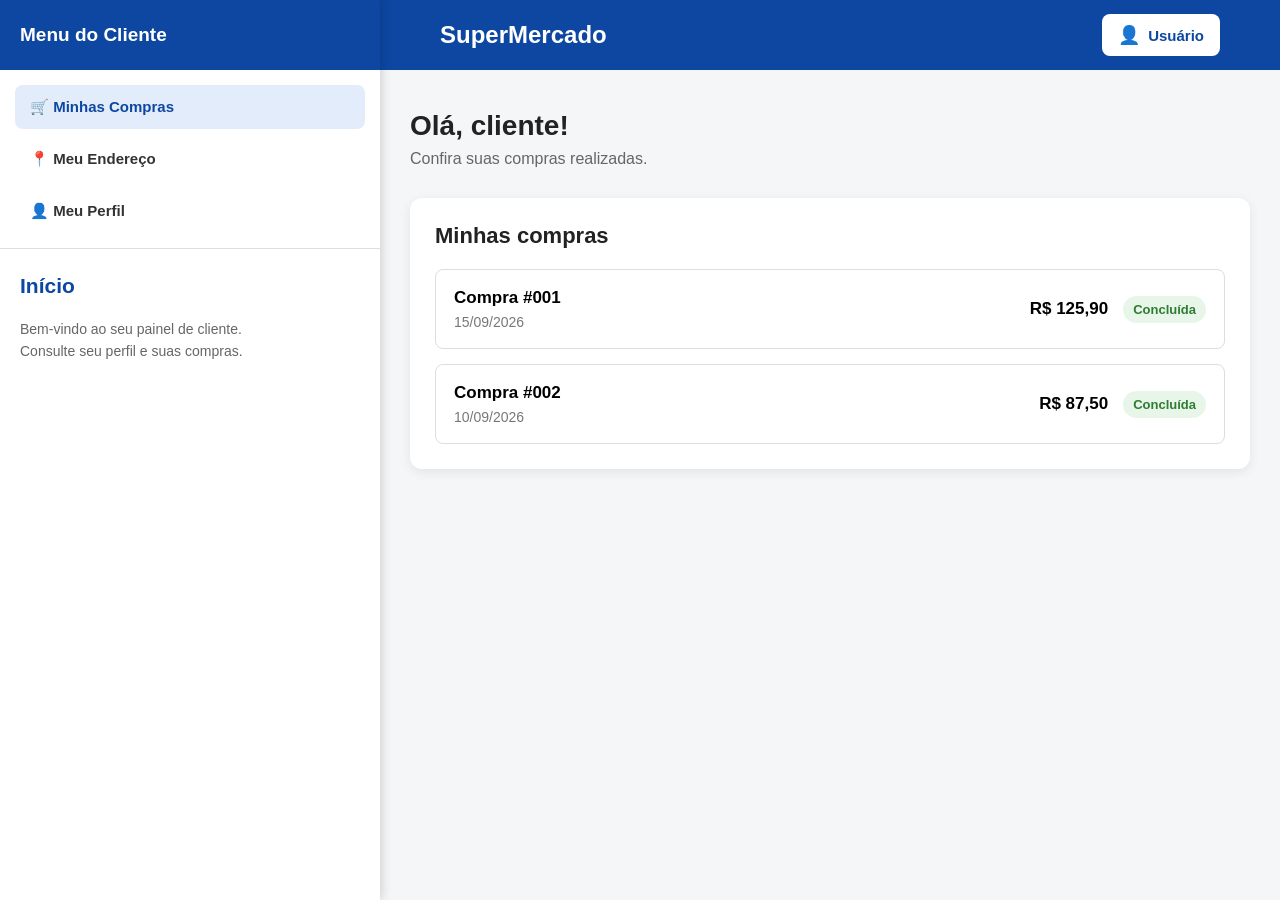
<file: index.html>
<!DOCTYPE html>
<html lang="pt-BR">

<head>
    <meta charset="UTF-8">
    <meta name="viewport" content="width=device-width, initial-scale=1.0">

    <title>Supermercado - Início</title>

    <link rel="stylesheet" href="../style/index.css">
</head>

<body>

    <!-- CABEÇALHO -->

    <header class="cabecalho">

        <div class="logo">
            <h1>SuperMercado</h1>
        </div>

        <button class="botao-usuario" id="botaoUsuario">

            <span class="icone-usuario">👤</span>

            <span>Usuário</span>

        </button>

    </header>


    <!-- BARRA LATERAL -->

    <aside class="barra-lateral" id="barraLateral">

        <div class="topo-lateral">

            <h2>Menu do Cliente</h2>

            <button id="fecharMenu" class="fechar-menu"></button>

        </div>


        <!-- MENU -->

        <nav class="menu-navegacao">

            <button class="item-menu ativo" id="botaoInicio">
                🛒 Minhas Compras
            </button>

            <button class="item-menu" id="botaoEndereco">
                📍 Meu Endereço
            </button>

            <button class="item-menu" id="botaoPerfil">
                👤 Meu Perfil
            </button>

        </nav>


        <!-- CONTEÚDO DA BARRA LATERAL -->

        <div class="conteudo-lateral" id="conteudoLateral">

            <!-- PAINEL INÍCIO -->

            <div class="painel-inicio">

                <h2>Início</h2>

                <p>
                    Bem-vindo ao seu painel de cliente.
                </p>

                <p>
                    Consulte seu perfil e suas compras.
                </p>

            </div>

        </div>

    </aside>


    <!-- CONTEÚDO PRINCIPAL -->

    <main class="conteudo">


        <!-- TELA INÍCIO -->

        <section
            class="tela-central"
            id="telaInicio"
        >

            <div class="boas-vindas">

                <h2>
                    Olá, cliente!
                </h2>

                <p>
                    Confira suas compras realizadas.
                </p>

            </div>


            <!-- COMPRAS -->

            <section class="compras">

                <div class="titulo-compras">

                    <h2>
                        Minhas compras
                    </h2>

                </div>


                <div
                    id="listaCompras"
                    class="lista-compras"
                >


                    <!-- COMPRA 001 -->

                    <button
                        class="compra"
                        data-pedido="001"
                    >

                        <div>

                            <h3>
                                Compra #001
                            </h3>

                            <p>
                                15/09/2026
                            </p>

                        </div>


                        <div class="informacoes-compra">

                            <strong>
                                R$ 125,90
                            </strong>

                            <span class="status">
                                Concluída
                            </span>

                        </div>

                    </button>


                    <!-- COMPRA 002 -->

                    <button
                        class="compra"
                        data-pedido="002"
                    >

                        <div>

                            <h3>
                                Compra #002
                            </h3>

                            <p>
                                10/09/2026
                            </p>

                        </div>


                        <div class="informacoes-compra">

                            <strong>
                                R$ 87,50
                            </strong>

                            <span class="status">
                                Concluída
                            </span>

                        </div>

                    </button>

                </div>

            </section>

        </section>


        <!-- TELA PERFIL -->

        <section
            class="tela-central tela-perfil"
            id="telaPerfil"
        >

            <div class="cabecalho-tela">

                <h2>
                    Meu Perfil
                </h2>

                <p>
                    Visualize e altere suas informações pessoais.
                </p>

            </div>


            <div class="card-perfil">

                <form id="formPerfilCentral">

                    <label for="nomeClienteCentral">
                        Nome
                    </label>

                    <input
                        type="text"
                        id="nomeClienteCentral"
                        placeholder="Digite seu nome"
                    >


                    <label for="emailClienteCentral">
                        E-mail
                    </label>

                    <input
                        type="email"
                        id="emailClienteCentral"
                        placeholder="Digite seu e-mail"
                    >


                    <label for="telefoneClienteCentral">
                        Telefone
                    </label>

                    <input
                        type="text"
                        id="telefoneClienteCentral"
                        placeholder="Digite seu telefone"
                    >


                    <label for="senhaClienteCentral">
                        Senha
                    </label>

                    <input
                        type="password"
                        id="senhaClienteCentral"
                        placeholder="Digite sua senha"
                    >


                    <button
                        type="submit"
                        class="botao-salvar"
                    >
                        Salvar
                    </button>

                </form>

            </div>

        </section>


        <!-- TELA ENDEREÇO -->

        <section
            class="tela-central tela-endereco"
            id="telaEndereco"
        >

            <div class="cabecalho-tela">

                <h2>
                    Meu Endereço
                </h2>

                <p>
                    Visualize e altere seu endereço cadastrado.
                </p>

            </div>


            <div class="card-endereco">

                <form id="formEndereco">

                    <label for="cepCliente">
                        CEP
                    </label>

                    <input
                        type="text"
                        id="cepCliente"
                        placeholder="Digite seu CEP"
                    >


                    <label for="ruaCliente">
                        Rua
                    </label>

                    <input
                        type="text"
                        id="ruaCliente"
                        placeholder="Digite sua rua"
                    >


                    <label for="numeroCliente">
                        Número
                    </label>

                    <input
                        type="text"
                        id="numeroCliente"
                        placeholder="Digite o número"
                    >


                    <label for="complementoCliente">
                        Complemento
                    </label>

                    <input
                        type="text"
                        id="complementoCliente"
                        placeholder="Apartamento, casa, bloco..."
                    >


                    <label for="bairroCliente">
                        Bairro
                    </label>

                    <input
                        type="text"
                        id="bairroCliente"
                        placeholder="Digite seu bairro"
                    >


                    <label for="cidadeCliente">
                        Cidade
                    </label>

                    <input
                        type="text"
                        id="cidadeCliente"
                        placeholder="Digite sua cidade"
                    >


                    <label for="estadoCliente">
                        Estado
                    </label>

                    <input
                        type="text"
                        id="estadoCliente"
                        placeholder="Digite seu estado"
                    >


                    <button
                        type="submit"
                        class="botao-salvar"
                    >
                        Salvar endereço
                    </button>

                </form>

            </div>

        </section>


        <!-- TELA DETALHES DO PEDIDO -->

        <section
            class="tela-central"
            id="telaDetalhes"
        >

            <button
                class="botao-voltar"
                id="voltartelaInicio"
            >
                ← Voltar para Minhas Compras
            </button>


            <div class="cabecalho-tela">

                <h2>
                    Detalhes do pedido
                </h2>

            </div>


            <div id="detalhesPedido">

                <!-- ÁREA DE ACOMPANHAMENTO DA ENTREGA -->

                <div class="area-acompanhar-entrega">

                    <div class="card-acompanhar-entrega">

                        <div class="icone-entrega">
                            🚚
                        </div>

                        <div class="informacoes-entrega">

                            <h3>
                                Acompanhar entrega
                            </h3>

                            <p>
                                Seu pedido está a caminho.
                            </p>

                        </div>

                        <button
                            type="button"
                            class="botao-visualizar-entrega"
                            onclick="window.location.href='acompanhar_entrega.html'"
                        >
                            Visualizar entrega
                        </button>

                    </div>

                </div>

            </div>

        </section>

    </main>


    <!-- JAVASCRIPT -->

    <script src="../js/index.js"></script>

</body>

</html>
</file>
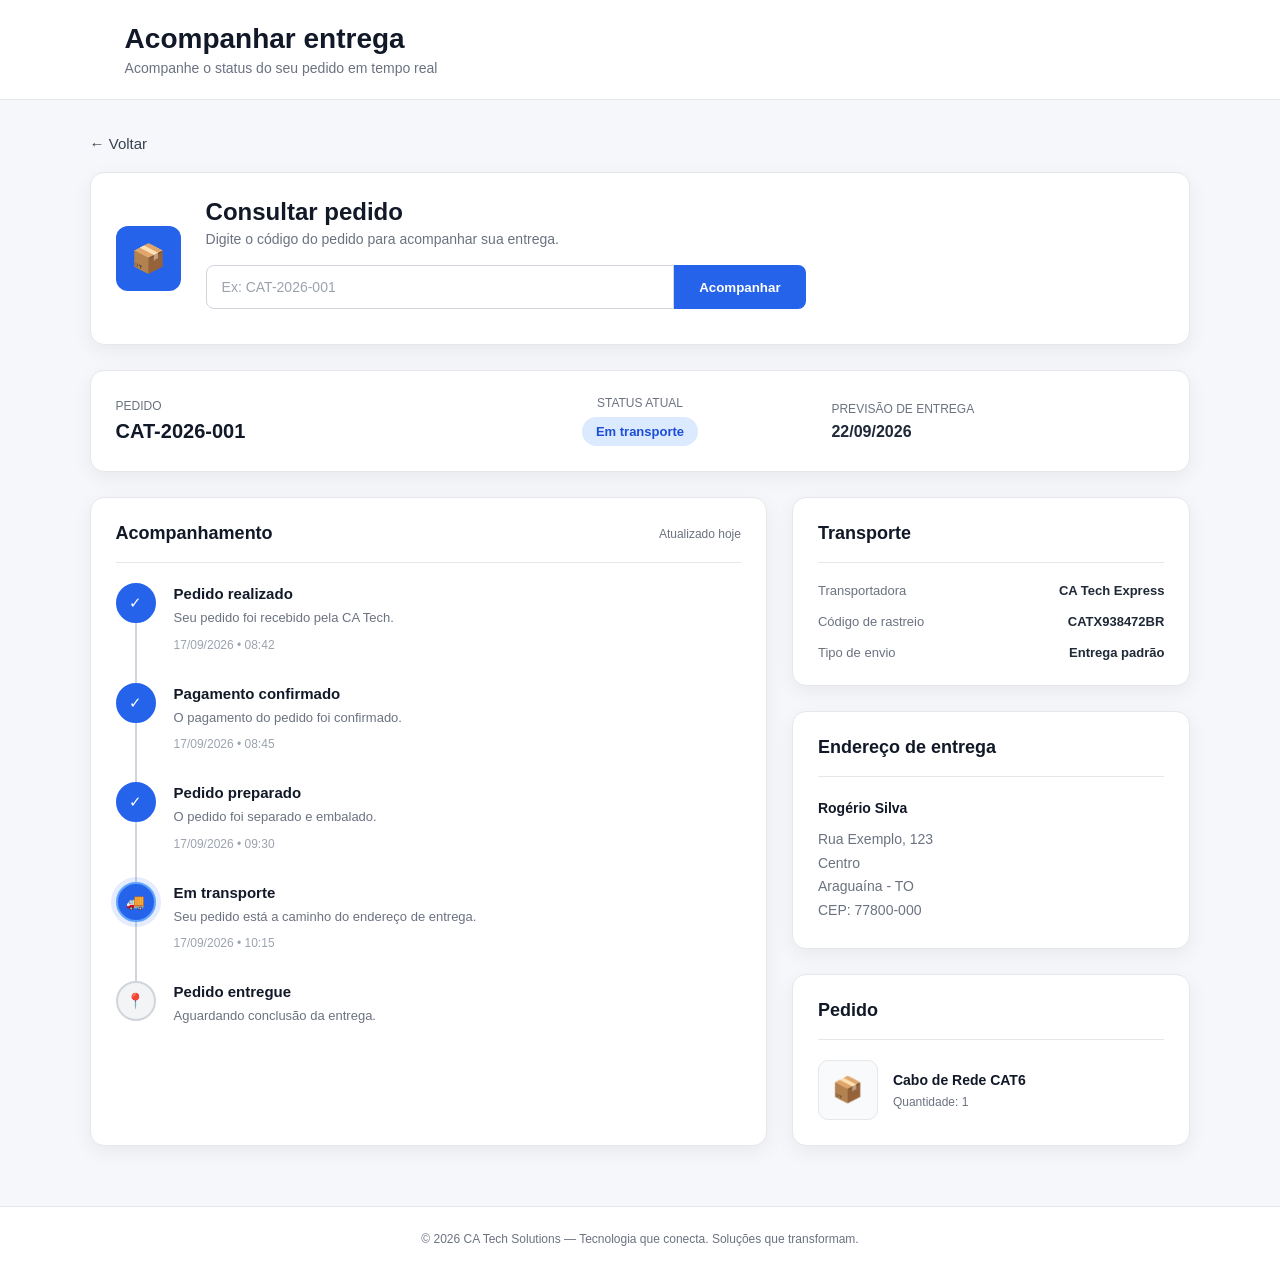
<file: pages/acompanhar_entrega.html>
<!DOCTYPE html>
<html lang="pt-BR">

<head>
    <meta charset="UTF-8">
    <meta name="viewport" content="width=device-width, initial-scale=1.0">

    <title>Acompanhar Entrega - CA Tech</title>

    <link rel="stylesheet" href="../style/acompanhar_entrega.css">
</head>

<body>

    <!-- =========================
         CABEÇALHO
    ========================== -->
    <header class="cabecalho">

        <div class="logo-area">
           
        </div>

        <div class="titulo-area">
            <h1>Acompanhar entrega</h1>
            <p>Acompanhe o status do seu pedido em tempo real</p>
        </div>

    </header>


    <!-- =========================
         CONTEÚDO PRINCIPAL
    ========================== -->
    <main class="container">

        <!-- BOTÃO VOLTAR -->
        <button class="btn-voltar" onclick="voltarPagina()">
            ← Voltar
        </button>


        <!-- =========================
             BUSCA DO PEDIDO
        ========================== -->
        <section class="card busca-pedido">

            <div class="icone-pedido">
                📦
            </div>

            <div class="busca-conteudo">

                <h2>Consultar pedido</h2>

                <p>
                    Digite o código do pedido para acompanhar sua entrega.
                </p>

                <div class="campo-busca">

                    <input
                        type="text"
                        id="codigoPedido"
                        placeholder="Ex: CAT-2026-001"
                        autocomplete="off"
                    >

                    <button onclick="consultarPedido()">
                        Acompanhar
                    </button>

                </div>

                <span id="mensagemBusca"></span>

            </div>

        </section>


        <!-- =========================
             INFORMAÇÕES DO PEDIDO
        ========================== -->
        <section id="areaPedido" class="pedido-area">

            <!-- CABEÇALHO DO PEDIDO -->
            <div class="card resumo-pedido">

                <div>
                    <span class="label">Pedido</span>
                    <h2 id="numeroPedido">CAT-2026-001</h2>
                </div>

                <div class="status-atual">

                    <span class="label">Status atual</span>

                    <span
                        id="statusPedido"
                        class="status entregue">
                        Em transporte
                    </span>

                </div>

                <div>
                    <span class="label">Previsão de entrega</span>
                    <strong id="previsaoEntrega">
                        22/09/2026
                    </strong>
                </div>

            </div>


            <!-- =========================
                 GRID PRINCIPAL
            ========================== -->
            <div class="grid-entrega">


                <!-- =========================
                     LINHA DO TEMPO
                ========================== -->
                <div class="card timeline-card">

                    <div class="card-titulo">
                        <h2>Acompanhamento</h2>

                        <span id="ultimaAtualizacao">
                            Atualizado hoje
                        </span>
                    </div>


                    <div class="timeline">


                        <!-- PEDIDO REALIZADO -->
                        <div class="timeline-item concluido">

                            <div class="timeline-icon">
                                ✓
                            </div>

                            <div class="timeline-info">

                                <h3>Pedido realizado</h3>

                                <p>
                                    Seu pedido foi recebido pela CA Tech.
                                </p>

                                <span>
                                    17/09/2026 • 08:42
                                </span>

                            </div>

                        </div>


                        <!-- PAGAMENTO -->
                        <div class="timeline-item concluido">

                            <div class="timeline-icon">
                                ✓
                            </div>

                            <div class="timeline-info">

                                <h3>Pagamento confirmado</h3>

                                <p>
                                    O pagamento do pedido foi confirmado.
                                </p>

                                <span>
                                    17/09/2026 • 08:45
                                </span>

                            </div>

                        </div>


                        <!-- PREPARAÇÃO -->
                        <div class="timeline-item concluido">

                            <div class="timeline-icon">
                                ✓
                            </div>

                            <div class="timeline-info">

                                <h3>Pedido preparado</h3>

                                <p>
                                    O pedido foi separado e embalado.
                                </p>

                                <span>
                                    17/09/2026 • 09:30
                                </span>

                            </div>

                        </div>


                        <!-- TRANSPORTE -->
                        <div class="timeline-item ativo">

                            <div class="timeline-icon">
                                🚚
                            </div>

                            <div class="timeline-info">

                                <h3>Em transporte</h3>

                                <p>
                                    Seu pedido está a caminho do endereço de entrega.
                                </p>

                                <span>
                                    17/09/2026 • 10:15
                                </span>

                            </div>

                        </div>


                        <!-- ENTREGA -->
                        <div class="timeline-item">

                            <div class="timeline-icon">
                                📍
                            </div>

                            <div class="timeline-info">

                                <h3>Pedido entregue</h3>

                                <p>
                                    Aguardando conclusão da entrega.
                                </p>

                            </div>

                        </div>

                    </div>

                </div>


                <!-- =========================
                     LATERAL
                ========================== -->
                <div class="coluna-lateral">


                    <!-- TRANSPORTADORA -->
                    <div class="card transporte-card">

                        <div class="card-titulo">
                            <h2>Transporte</h2>
                        </div>

                        <div class="transporte-info">

                            <div class="info-linha">
                                <span>Transportadora</span>
                                <strong id="transportadora">
                                    CA Tech Express
                                </strong>
                            </div>

                            <div class="info-linha">
                                <span>Código de rastreio</span>
                                <strong id="codigoRastreio">
                                    CATX938472BR
                                </strong>
                            </div>

                            <div class="info-linha">
                                <span>Tipo de envio</span>
                                <strong id="tipoEnvio">
                                    Entrega padrão
                                </strong>
                            </div>

                        </div>

                    </div>


                    <!-- ENDEREÇO -->
                    <div class="card endereco-card">

                        <div class="card-titulo">
                            <h2>Endereço de entrega</h2>
                        </div>

                        <div class="endereco">

                            <strong id="nomeDestinatario">
                                Rogério Silva
                            </strong>

                            <p id="enderecoRua">
                                Rua Exemplo, 123
                            </p>

                            <p id="enderecoBairro">
                                Centro
                            </p>

                            <p id="enderecoCidade">
                                Araguaína - TO
                            </p>

                            <p id="enderecoCep">
                                CEP: 77800-000
                            </p>

                        </div>

                    </div>


                    <!-- PRODUTO -->
                    <div class="card produto-card">

                        <div class="card-titulo">
                            <h2>Pedido</h2>
                        </div>

                        <div class="produto">

                            <div class="produto-imagem">
                                📦
                            </div>

                            <div>

                                <strong id="nomeProduto">
                                    Cabo de Rede CAT6
                                </strong>

                                <p id="quantidadeProduto">
                                    Quantidade: 1
                                </p>

                            </div>

                        </div>

                    </div>

                </div>

            </div>

        </section>

    </main>


    <!-- =========================
         RODAPÉ
    ========================== -->
    <footer class="rodape">

        <p>
            © 2026 CA Tech Solutions — Tecnologia que conecta. Soluções que transformam.
        </p>

    </footer>


    <script src="../js/acompanhar_entrega.js"></script>

</body>

</html>
</file>
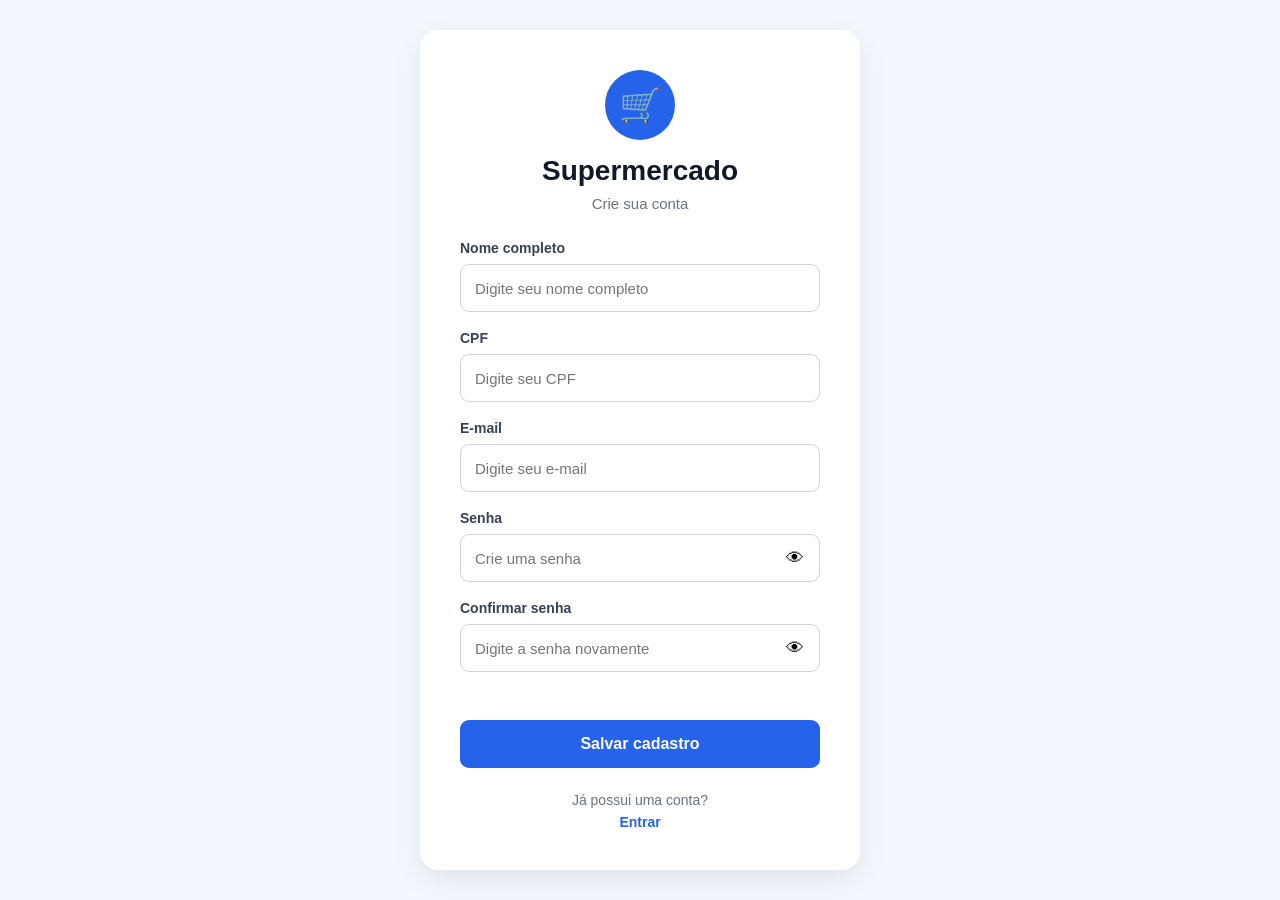
<file: pages/cadastro_cliente.html>
<!DOCTYPE html>
<html lang="pt-BR">

<head>
    <meta charset="UTF-8">
    <meta name="viewport" content="width=device-width, initial-scale=1.0">

    <title>Cadastro do Cliente - Supermercado</title>

    <link rel="stylesheet" href="../style/cadastro_cliente.css">
</head>

<body>

    <main class="cadastro-container">

        <section class="cadastro-card">

            <div class="logo">
                🛒
            </div>

            <h1>Supermercado</h1>

            <p class="subtitulo">
                Crie sua conta
            </p>

            <form id="cadastroForm">

                <!-- NOME -->
                <div class="campo">

                    <label for="nome">
                        Nome completo
                    </label>

                    <input
                        type="text"
                        id="nome"
                        name="nome"
                        placeholder="Digite seu nome completo"
                        autocomplete="name"
                        required
                    >

                </div>
                <!-- CPF -->
                <div class="campo">

                    <label for="cpf">
                        CPF
                    </label>

                    <input
                        type="text"
                        id="cpf"
                        name="cpf"
                        placeholder="Digite seu CPF"
                        autocomplete="off"
                        required
                    >

                </div>


                <!-- E-MAIL -->
                <div class="campo">

                    <label for="email">
                        E-mail
                    </label>

                    <input
                        type="email"
                        id="email"
                        name="email"
                        placeholder="Digite seu e-mail"
                        autocomplete="email"
                        required
                    >

                </div>

                <!-- SENHA -->
                <div class="campo">

                    <label for="senha">
                        Senha
                    </label>

                    <div class="senha-container">

                        <input
                            type="password"
                            id="senha"
                            name="senha"
                            placeholder="Crie uma senha"
                            autocomplete="new-password"
                            required
                        >

                        <button
                            type="button"
                            id="mostrarSenha"
                            class="mostrar-senha"
                            aria-label="Mostrar senha"
                        >
                            👁
                        </button>

                    </div>

                </div>

                <!-- CONFIRMAR SENHA -->
                <div class="campo">

                    <label for="confirmarSenha">
                        Confirmar senha
                    </label>

                    <div class="senha-container">

                        <input
                            type="password"
                            id="confirmarSenha"
                            name="confirmarSenha"
                            placeholder="Digite a senha novamente"
                            autocomplete="new-password"
                            required
                        >

                        <button
                            type="button"
                            id="mostrarConfirmarSenha"
                            class="mostrar-senha"
                            aria-label="Mostrar confirmação da senha"
                        >
                            👁
                        </button>

                    </div>

                </div>

                <div id="mensagem" class="mensagem"></div>

                <!-- SALVAR -->
                <button
                    type="submit"
                    class="btn-cadastrar"
                >
                    Salvar cadastro
                </button>

            </form>

            <div class="login-link">

                <span>Já possui uma conta?</span>

                <a href="../pages/login_cliente.html">
                    Entrar
                </a>

            </div>

        </section>

    </main>

    <script src="../js/cadastro_cliente.js"></script>

</body>

</html>
</file>
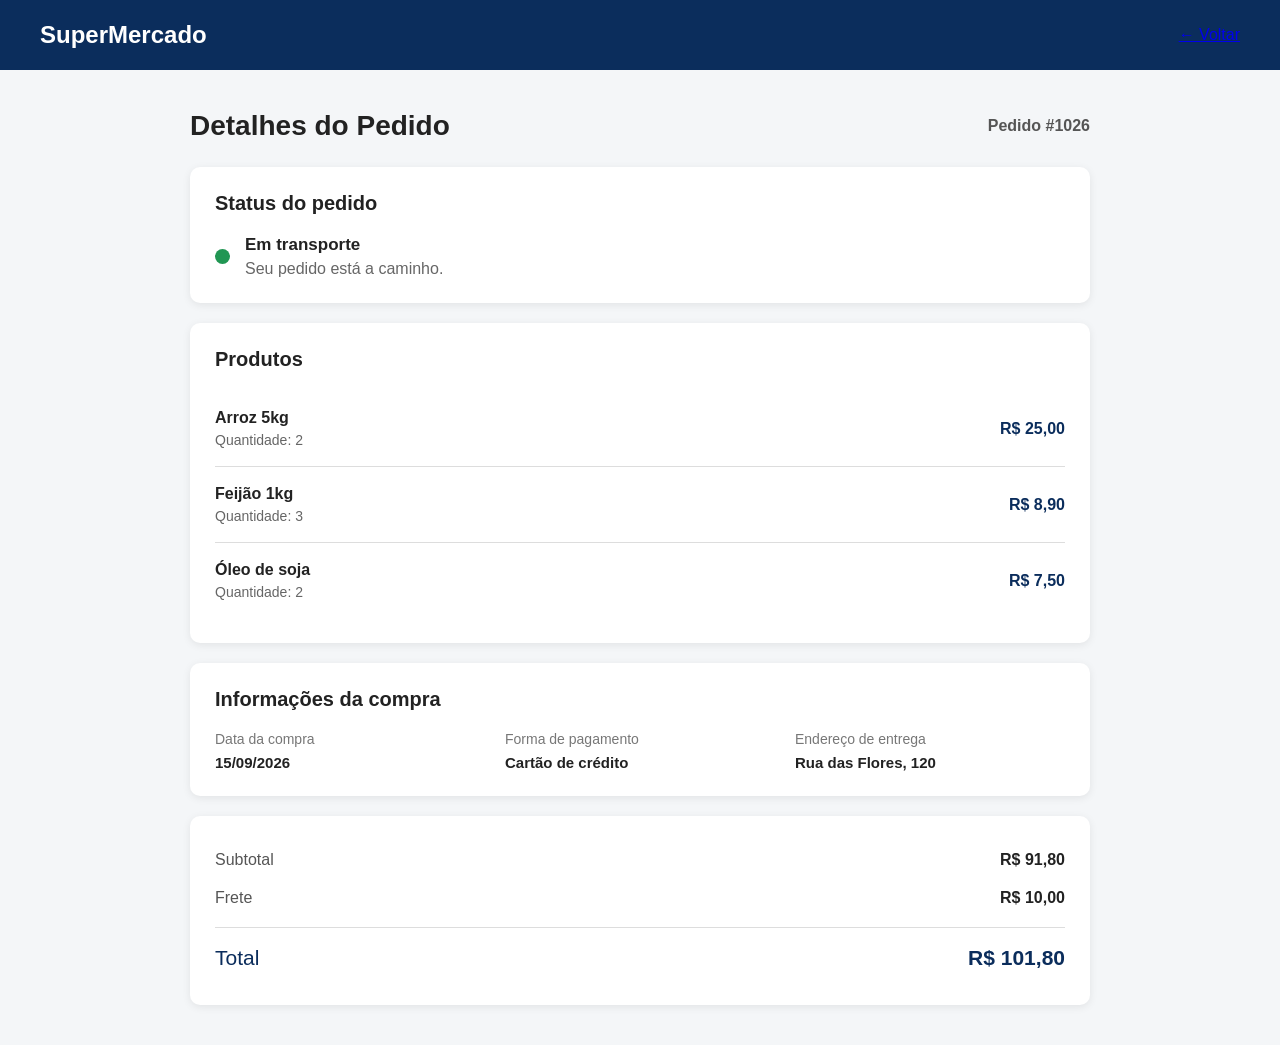
<file: pages/detalhe_pedido.html>
<!DOCTYPE html>
<html lang="pt-BR">

<head>
    <meta charset="UTF-8">
    <meta name="viewport" content="width=device-width, initial-scale=1.0">

    <title>Detalhes do Pedido</title>

    <link rel="stylesheet" href="../style/detalhe_pedido.css">
</head>

<body>

    <header class="cabecalho">

        <div class="logo">
            <h1>SuperMercado</h1>
        </div>

        <a href="../index.html" id="botaoVoltar">
    ← Voltar
</a>

    </header>


    <main class="container">

        <div class="titulo">

            <h2>Detalhes do Pedido</h2>

            <span id="numeroPedido">
                Pedido #1026
            </span>

        </div>


        <!-- STATUS -->

        <section class="status-pedido">

            <h3>Status do pedido</h3>

            <div class="status">
                <span class="bolinha"></span>

                <div>
                    <strong id="statusPedido">
                        Em transporte
                    </strong>

                    <p>
                        Seu pedido está a caminho.
                    </p>
                </div>
            </div>

        </section>


        <!-- PRODUTOS -->

        <section class="secao">

            <h3>Produtos</h3>

            <div class="produto">

                <div class="produto-info">

                    <h4>Arroz 5kg</h4>

                    <p>
                        Quantidade: 2
                    </p>

                </div>

                <span class="preco">
                    R$ 25,00
                </span>

            </div>


            <div class="produto">

                <div class="produto-info">

                    <h4>Feijão 1kg</h4>

                    <p>
                        Quantidade: 3
                    </p>

                </div>

                <span class="preco">
                    R$ 8,90
                </span>

            </div>


            <div class="produto">

                <div class="produto-info">

                    <h4>Óleo de soja</h4>

                    <p>
                        Quantidade: 2
                    </p>

                </div>

                <span class="preco">
                    R$ 7,50
                </span>

            </div>

        </section>


        <!-- INFORMAÇÕES -->

        <section class="secao">

            <h3>Informações da compra</h3>

            <div class="informacoes">

                <div>
                    <span>Data da compra</span>
                    <strong>15/09/2026</strong>
                </div>

                <div>
                    <span>Forma de pagamento</span>
                    <strong>Cartão de crédito</strong>
                </div>

                <div>
                    <span>Endereço de entrega</span>
                    <strong>Rua das Flores, 120</strong>
                </div>

            </div>

        </section>


        <!-- TOTAL -->

        <section class="total">

            <div>
                <span>Subtotal</span>
                <strong>R$ 91,80</strong>
            </div>

            <div>
                <span>Frete</span>
                <strong>R$ 10,00</strong>
            </div>

            <div class="valor-final">
                <span>Total</span>
                <strong>R$ 101,80</strong>
            </div>

        </section>

    </main>


    <script src="../js/detalhe_pedido.js"></script>

</body>

</html>
</file>
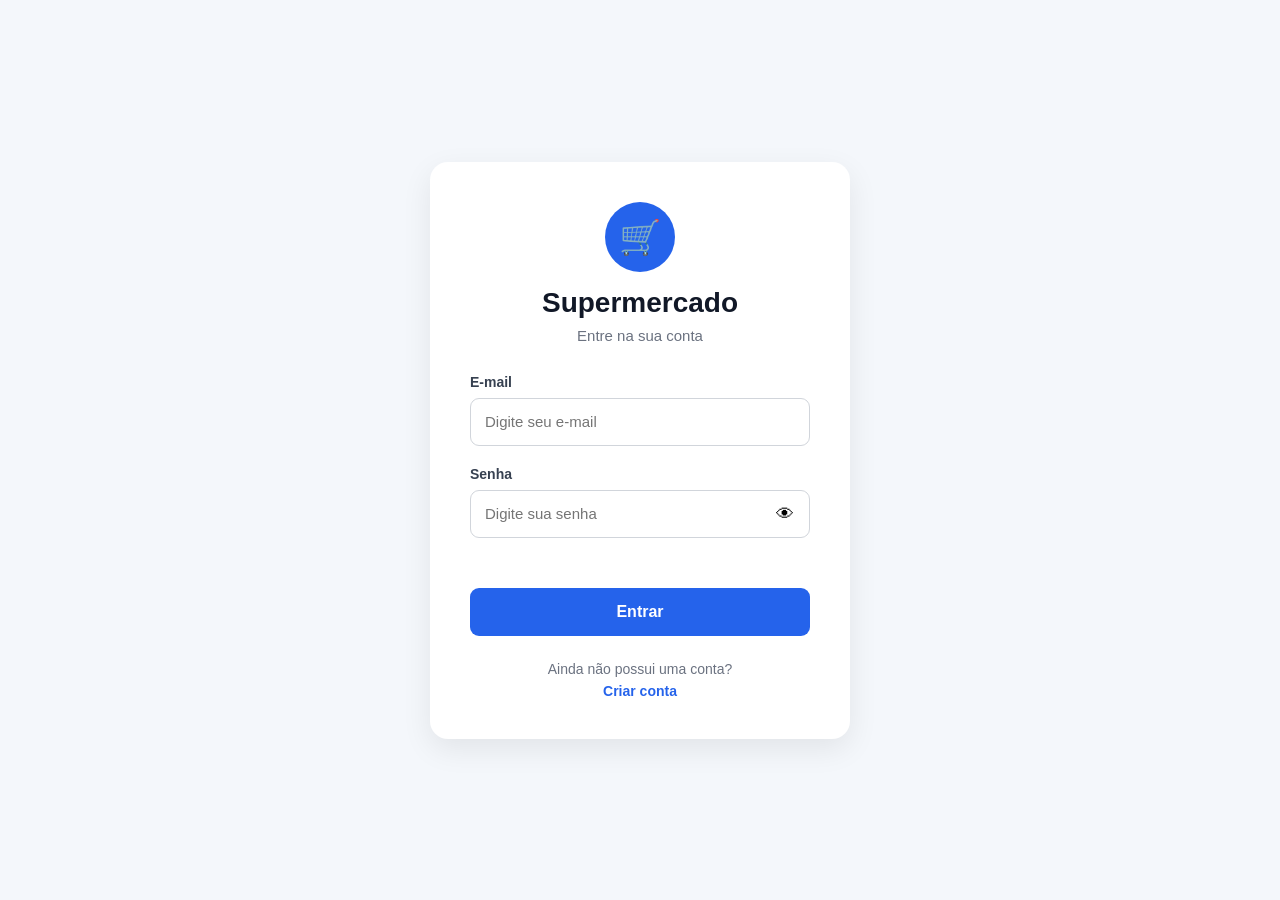
<file: pages/login_cliente.html>
<!DOCTYPE html>
<html lang="pt-BR">

<head>
    <meta charset="UTF-8">
    <meta name="viewport" content="width=device-width, initial-scale=1.0">

    <title>Login do Cliente - Supermercado</title>

    <link rel="stylesheet" href="../style/login_cliente.css">
</head>

<body>

    

    <main class="login-container">

        <section class="login-card">

            <div class="logo">
                🛒
            </div>

            <h1>Supermercado</h1>

            <p class="subtitulo">
                Entre na sua conta
            </p>

            <form id="loginForm">

                <div class="campo">

                    <label for="email">
                        E-mail
                    </label>

                    <input
                        type="email"
                        id="email"
                        name="email"
                        placeholder="Digite seu e-mail"
                        autocomplete="email"
                        required
                    >

                </div>

                <div class="campo">

                    <label for="senha">
                        Senha
                    </label>

                    <div class="senha-container">

                        <input
                            type="password"
                            id="senha"
                            name="senha"
                            placeholder="Digite sua senha"
                            autocomplete="current-password"
                            required
                        >

                        <button
                            type="button"
                            id="mostrarSenha"
                            class="mostrar-senha"
                            aria-label="Mostrar senha"
                        >
                            👁
                        </button>

                    </div>

                </div>

                <div id="mensagem" class="mensagem"></div>

                <button
                    type="submit"
                    class="btn-login"
                >
                    Entrar
                </button>

            </form>

            <div class="cadastro">

                <span>Ainda não possui uma conta?</span>

                <a href="../pages/cadastro_cliente.html">
                    Criar conta
                </a>

            </div>

        </section>

    </main>

    <script src="../js/login_cliente.js"></script>

</body>

</html>
</file>
<file: style/index.css>
* {
    margin: 0;
    padding: 0;
    box-sizing: border-box;
}

body {
    font-family: Arial, sans-serif;
    background-color: #f5f6f8;
    color: #222;
}


/* =========================================
   CABEÇALHO
========================================= */

.cabecalho {
    width: calc(100% - 380px);
    height: 70px;

    background-color: #0d47a1;

    display: flex;
    align-items: center;
    justify-content: space-between;

    padding: 0 60px;

    margin-left: 380px;

    position: relative;
}


.nome-supermercado {
    position: absolute;

    left: 50%;
    top: 50%;

    transform: translate(-50%, -50%);

    margin: 0;

    color: white;

    font-size: 24px;
    font-weight: bold;

    white-space: nowrap;
}


/* LOGO */

.logo h1 {
    color: white;
    font-size: 24px;
}


/* BOTÃO USUÁRIO */

.botao-usuario {
    border: none;

    background-color: white;
    color: #0d47a1;

    padding: 10px 16px;

    border-radius: 8px;

    display: flex;
    align-items: center;

    gap: 8px;

    font-size: 15px;
    font-weight: bold;

    cursor: pointer;

    transition: 0.2s;
}

.botao-usuario:hover {
    background-color: #e8eef8;
    transform: translateY(-1px);
}

.icone-usuario {
    font-size: 18px;
}


/* =========================================
   CONTEÚDO PRINCIPAL
========================================= */

.conteudo {
    width: calc(100% - 380px);

    max-width: 1000px;

    margin: 40px auto;

    margin-left: 380px;

    padding: 0 30px;
}


/* =========================================
   BOAS-VINDAS
========================================= */

.boas-vindas {
    margin-bottom: 30px;
}

.boas-vindas h2 {
    font-size: 28px;
    margin-bottom: 8px;
}

.boas-vindas p {
    color: #666;
}


/* =========================================
   COMPRAS
========================================= */

.compras {
    background-color: white;

    padding: 25px;

    border-radius: 12px;

    box-shadow: 0 3px 12px rgba(0, 0, 0, 0.08);
}

.titulo-compras {
    margin-bottom: 20px;
}

.titulo-compras h2 {
    font-size: 22px;
}


/* =========================================
   LISTA DE COMPRAS
========================================= */

.lista-compras {
    display: flex;

    flex-direction: column;

    gap: 15px;
}


/* =========================================
   COMPRA
========================================= */

.compra {
    width: 100%;

    border: 1px solid #ddd;

    border-radius: 8px;

    padding: 18px;

    display: flex;

    justify-content: space-between;

    align-items: center;

    transition: 0.2s;

    background-color: white;

    cursor: pointer;

    text-align: left;

    font-family: inherit;
}

.compra:hover {
    border-color: #0d47a1;
}


/* INFORMAÇÕES */

.compra h3 {
    margin-bottom: 6px;

    font-size: 17px;
}

.compra p {
    color: #777;

    font-size: 14px;
}

.informacoes-compra {
    display: flex;

    align-items: center;

    gap: 15px;
}

.informacoes-compra strong {
    font-size: 17px;
}


/* =========================================
   STATUS
========================================= */

.status {
    background-color: #e8f5e9;

    color: #2e7d32;

    padding: 6px 10px;

    border-radius: 20px;

    font-size: 13px;

    font-weight: bold;
}


/* =========================================
   BARRA LATERAL
========================================= */

.barra-lateral {
    position: fixed;

    top: 0;
    left: 0;

    width: 380px;
    max-width: 90%;

    height: 100vh;

    background-color: white;

    z-index: 1000;

    box-shadow: 2px 0 10px rgba(0, 0, 0, 0.15);

    overflow-y: auto;
}


/* =========================================
   TOPO DA LATERAL
========================================= */

.topo-lateral {
    height: 70px;

    background-color: #0d47a1;

    color: white;

    display: flex;

    align-items: center;

    justify-content: space-between;

    padding: 0 20px;
}

.topo-lateral h2 {
    font-size: 19px;
}


/* =========================================
   BOTÃO FECHAR
========================================= */

.fechar-menu {
    border: none;

    background: transparent;

    color: white;

    font-size: 22px;

    cursor: pointer;

    padding: 5px;
}

.fechar-menu:hover {
    color: #dbe7ff;
}


/* =========================================
   MENU DE NAVEGAÇÃO
========================================= */

.menu-navegacao {
    display: flex;

    flex-direction: column;

    padding: 15px;

    gap: 8px;

    border-bottom: 1px solid #ddd;
}


/* ITENS DO MENU */

.item-menu {
    width: 100%;

    padding: 13px 15px;

    border: none;

    border-radius: 8px;

    background-color: transparent;

    color: #333;

    font-size: 15px;

    font-weight: bold;

    text-align: left;

    cursor: pointer;

    transition: 0.2s;
}

.item-menu:hover {
    background-color: #e8eef8;

    color: #0d47a1;
}


/* ITEM ATIVO */

.item-menu.ativo {
    background-color: #e3ecfb;

    color: #0d47a1;
}


/* =========================================
   CONTEÚDO DA LATERAL
========================================= */

.conteudo-lateral {
    padding: 25px 20px;
}


/* =========================================
   PAINÉIS DA LATERAL
========================================= */

.painel-inicio,
.painel-perfil {
    display: none;
}

.painel-inicio {
    display: block;
}


/* TÍTULOS */

.conteudo-lateral h2 {
    font-size: 21px;

    color: #0d47a1;

    margin-bottom: 20px;
}

.conteudo-lateral p {
    color: #666;

    font-size: 14px;

    line-height: 1.6;
}


/* =========================================
   PERFIL DA LATERAL
========================================= */

#formPerfil {
    display: flex;

    flex-direction: column;

    gap: 10px;
}

#formPerfil label {
    font-size: 14px;

    font-weight: bold;

    color: #333;

    margin-top: 8px;
}

#formPerfil input {
    width: 100%;

    padding: 12px;

    border: 1px solid #ccc;

    border-radius: 7px;

    font-size: 14px;

    outline: none;
}

#formPerfil input:focus {
    border-color: #0d47a1;

    box-shadow: 0 0 0 2px rgba(13, 71, 161, 0.1);
}


/* =========================================
   BOTÃO SALVAR
========================================= */

.botao-salvar {
    margin-top: 15px;

    padding: 12px;

    border: none;

    border-radius: 8px;

    background-color: #0d47a1;

    color: white;

    font-size: 15px;

    font-weight: bold;

    cursor: pointer;

    transition: 0.2s;
}

.botao-salvar:hover {
    background-color: #083575;
}


/* =========================================
   TELAS CENTRAIS
========================================= */

.tela-central {
    width: 100%;
}


/* =========================================
   CABEÇALHO DAS TELAS
========================================= */

.cabecalho-tela {
    width: 100%;

    text-align: center;

    margin-bottom: 30px;
}


/* =========================================
   PERFIL CENTRAL
========================================= */

.tela-perfil {
    width: 100%;

    display: flex;

    justify-content: center;
}

.card-perfil {
    background-color: white;

    width: 80%;

    max-width: 700px;

    padding: 30px;

    border-radius: 12px;

    box-shadow: 0 3px 12px rgba(0, 0, 0, 0.08);
}

.card-perfil form {
    display: flex;

    flex-direction: column;

    gap: 10px;
}

.card-perfil label {
    font-size: 14px;

    font-weight: bold;

    margin-top: 8px;
}

.card-perfil input {
    width: 100%;

    padding: 13px;

    border: 1px solid #ccc;

    border-radius: 7px;

    font-size: 14px;

    outline: none;
}

.card-perfil input:focus {
    border-color: #0d47a1;
}


/* BOTÃO SALVAR DO PERFIL */

.card-perfil .botao-salvar {
    margin-top: 15px;

    padding: 13px;

    border: none;

    border-radius: 8px;

    background-color: #0d47a1;

    color: white;

    font-weight: bold;

    font-size: 15px;

    cursor: pointer;
}

.card-perfil .botao-salvar:hover {
    background-color: #083575;
}


/* =========================================
   ENDEREÇO CENTRAL
========================================= */

.tela-endereco {
    width: 100%;

    display: flex;

    justify-content: center;
}

.card-endereco {
    background-color: white;

    width: 80%;

    max-width: 700px;

    padding: 30px;

    border-radius: 12px;

    box-shadow: 0 3px 12px rgba(0, 0, 0, 0.08);
}


/* FORMULÁRIO DE ENDEREÇO */

#formEndereco {
    display: flex;

    flex-direction: column;

    gap: 10px;
}


#formEndereco label {
    font-size: 14px;

    font-weight: bold;

    color: #333;

    margin-top: 8px;
}


#formEndereco input {
    width: 100%;

    padding: 13px;

    border: 1px solid #ccc;

    border-radius: 7px;

    font-size: 14px;

    outline: none;
}


#formEndereco input:focus {
    border-color: #0d47a1;

    box-shadow: 0 0 0 2px rgba(13, 71, 161, 0.1);
}


.card-endereco .botao-salvar {
    width: 100%;

    margin-top: 15px;

    padding: 13px;

    border: none;

    border-radius: 8px;

    background-color: #0d47a1;

    color: white;

    font-weight: bold;

    font-size: 15px;

    cursor: pointer;
}

.card-endereco .botao-salvar:hover {
    background-color: #083575;
}


/* =========================================
   PEDIDOS NO CENTRO
========================================= */

.lista-pedidos-central {
    width: 80%;

    max-width: 800px;

    margin: 0 auto;

    display: flex;

    flex-direction: column;

    gap: 15px;
}

.pedido-central {
    width: 100%;

    padding: 20px;

    border: 1px solid #ddd;

    border-radius: 10px;

    background-color: white;

    display: flex;

    align-items: center;

    justify-content: space-between;

    cursor: pointer;

    text-align: left;

    transition: 0.2s;
}

.pedido-central:hover {
    border-color: #0d47a1;

    background-color: #f5f8fd;
}

.pedido-central h3 {
    margin-bottom: 6px;
}

.pedido-central p {
    color: #777;

    font-size: 14px;
}

.pedido-central strong {
    color: #0d47a1;

    font-size: 17px;
}


/* =========================================
   BOTÃO VOLTAR
========================================= */

.botao-voltar {
    border: none;

    background-color: #e8eef8;

    color: #0d47a1;

    padding: 10px 14px;

    border-radius: 7px;

    font-size: 13px;

    font-weight: bold;

    cursor: pointer;

    margin-bottom: 20px;
}

.botao-voltar:hover {
    background-color: #d6e3f8;
}


/* =========================================
   DETALHES DO PEDIDO
========================================= */

#detalhesPedido {
    border-top: 1px solid #ddd;

    padding-top: 15px;
}

#detalhesPedido h3 {
    color: #0d47a1;

    font-size: 17px;

    margin-bottom: 15px;
}

#detalhesPedido p {
    margin-bottom: 10px;
}

#detalhesPedido .item-produto {
    border-bottom: 1px solid #eee;

    padding: 12px 0;
}

#detalhesPedido .total-pedido {
    margin-top: 20px;

    padding-top: 15px;

    border-top: 2px solid #0d47a1;

    font-size: 18px;

    font-weight: bold;

    color: #0d47a1;
}


/* =========================================
   RESPONSIVO
========================================= */

@media (max-width: 800px) {

    .barra-lateral {
        width: 280px;
    }

    .cabecalho {
        margin-left: 280px;

        width: calc(100% - 280px);

        padding: 0 25px;
    }

    .conteudo {
        width: calc(100% - 280px);

        margin-left: 280px;

        padding: 0 20px;
    }

}


@media (max-width: 600px) {

    .barra-lateral {
        width: 240px;
    }

    .cabecalho {
        margin-left: 240px;

        width: calc(100% - 240px);

        padding: 0 15px;
    }

    .logo h1 {
        font-size: 18px;
    }

    .botao-usuario {
        padding: 8px 10px;
    }

    .botao-usuario span:last-child {
        display: none;
    }

    .conteudo {
        width: calc(100% - 240px);

        margin-left: 240px;

        padding: 0 15px;

        margin-top: 25px;
    }

    .compra {
        flex-direction: column;

        align-items: flex-start;

        gap: 15px;
    }

    .informacoes-compra {
        width: 100%;

        justify-content: space-between;
    }

    .card-perfil {
        width: 100%;
    }

    .card-endereco {
        width: 100%;
    }

    .lista-pedidos-central {
        width: 100%;
    }

}
/* =========================================
   ACOMPANHAR ENTREGA
========================================= */

.area-acompanhar-entrega {
    width: 100%;

    margin: 25px 0;
}


.card-acompanhar-entrega {
    width: 100%;

    background-color: #f5f8fd;

    border: 1px solid #d6e3f8;

    border-radius: 10px;

    padding: 20px;

    display: flex;

    align-items: center;

    gap: 15px;
}


/* ÍCONE DA ENTREGA */

.icone-entrega {
    width: 50px;
    height: 50px;

    background-color: #e3ecfb;

    border-radius: 50%;

    display: flex;

    align-items: center;
    justify-content: center;

    font-size: 25px;

    flex-shrink: 0;
}


/* INFORMAÇÕES */

.informacoes-entrega {
    flex: 1;
}

.informacoes-entrega h3 {
    color: #0d47a1;

    font-size: 17px;

    margin-bottom: 6px;
}

.informacoes-entrega p {
    color: #666;

    font-size: 14px;

    margin: 0;
}


/* BOTÃO VISUALIZAR ENTREGA */

.botao-visualizar-entrega {
    border: none;

    background-color: #0d47a1;

    color: white;

    padding: 11px 16px;

    border-radius: 7px;

    font-size: 14px;

    font-weight: bold;

    cursor: pointer;

    transition: 0.2s;

    white-space: nowrap;
}

.botao-visualizar-entrega:hover {
    background-color: #083575;

    transform: translateY(-1px);
}


/* =========================================
   RESPONSIVO - ACOMPANHAR ENTREGA
========================================= */

@media (max-width: 600px) {

    .card-acompanhar-entrega {
        flex-direction: column;

        align-items: flex-start;
    }

    .botao-visualizar-entrega {
        width: 100%;

        text-align: center;
    }

}
</file>
<file: style/acompanhar_entrega.css>
/* =========================================================
   CONFIGURAÇÕES GERAIS
========================================================= */

* {
    margin: 0;
    padding: 0;
    box-sizing: border-box;
}

body {
    font-family: Arial, sans-serif;
    background: #f5f7fa;
    color: #1f2937;
    min-height: 100vh;
}


/* =========================================================
   CABEÇALHO
========================================================= */

.cabecalho {
    width: 100%;
    min-height: 100px;

    display: flex;
    align-items: center;

    padding: 20px 7%;

    background: #ffffff;
    border-bottom: 1px solid #e5e7eb;
}

.logo-area img {
    width: 130px;
    height: auto;
}

.titulo-area {
    margin-left: 35px;
}

.titulo-area h1 {
    font-size: 28px;
    margin-bottom: 5px;

    color: #111827;
}

.titulo-area p {
    color: #6b7280;
    font-size: 14px;
}


/* =========================================================
   CONTAINER
========================================================= */

.container {
    width: 86%;
    max-width: 1250px;

    margin: 35px auto 60px;
}


/* =========================================================
   BOTÃO VOLTAR
========================================================= */

.btn-voltar {
    border: none;
    background: transparent;

    color: #374151;

    font-size: 15px;
    cursor: pointer;

    margin-bottom: 20px;

    transition: .2s;
}

.btn-voltar:hover {
    color: #2563eb;
    transform: translateX(-3px);
}


/* =========================================================
   CARDS
========================================================= */

.card {
    background: #ffffff;

    border: 1px solid #e5e7eb;
    border-radius: 14px;

    padding: 25px;

    box-shadow: 0 6px 20px rgba(15, 23, 42, .06);
}


/* =========================================================
   BUSCA DO PEDIDO
========================================================= */

.busca-pedido {
    display: flex;
    align-items: center;

    gap: 25px;

    margin-bottom: 25px;
}

.icone-pedido {
    width: 65px;
    height: 65px;

    display: flex;
    align-items: center;
    justify-content: center;

    background: #2563eb;

    border-radius: 12px;

    font-size: 28px;

    flex-shrink: 0;
}

.busca-conteudo {
    width: 100%;
}

.busca-conteudo h2 {
    margin-bottom: 5px;

    color: #111827;
}

.busca-conteudo p {
    color: #6b7280;
    font-size: 14px;

    margin-bottom: 18px;
}

.campo-busca {
    display: flex;
    max-width: 600px;
}

.campo-busca input {
    width: 100%;

    padding: 13px 15px;

    border: 1px solid #d1d5db;
    border-radius: 8px 0 0 8px;

    background: #ffffff;

    color: #1f2937;

    outline: none;

    font-size: 14px;
}

.campo-busca input::placeholder {
    color: #9ca3af;
}

.campo-busca input:focus {
    border-color: #2563eb;
}

.campo-busca button {
    padding: 0 25px;

    border: none;
    border-radius: 0 8px 8px 0;

    background: #2563eb;
    color: #ffffff;

    font-weight: bold;

    cursor: pointer;

    transition: .2s;
}

.campo-busca button:hover {
    background: #1d4ed8;
}

#mensagemBusca {
    display: block;

    margin-top: 10px;

    font-size: 13px;
    color: #dc2626;
}


/* =========================================================
   RESUMO DO PEDIDO
========================================================= */

.resumo-pedido {
    display: grid;

    grid-template-columns: 1fr 1fr 1fr;

    align-items: center;

    gap: 25px;

    margin-bottom: 25px;
}

.label {
    display: block;

    color: #6b7280;

    font-size: 12px;

    margin-bottom: 7px;

    text-transform: uppercase;
}

.resumo-pedido h2 {
    font-size: 20px;

    color: #111827;
}

.resumo-pedido strong {
    font-size: 16px;

    color: #1f2937;
}

.status-atual {
    text-align: center;
}


/* =========================================================
   STATUS
========================================================= */

.status {
    display: inline-block;

    padding: 7px 14px;

    border-radius: 20px;

    font-size: 13px;
    font-weight: bold;
}

.status.entregue {
    background: #dbeafe;
    color: #1d4ed8;
}

.status.finalizado {
    background: #dcfce7;
    color: #15803d;
}

.status.cancelado {
    background: #fee2e2;
    color: #dc2626;
}


/* =========================================================
   GRID
========================================================= */

.grid-entrega {
    display: grid;

    grid-template-columns: minmax(0, 1.7fr) minmax(300px, 1fr);

    gap: 25px;
}

.coluna-lateral {
    display: flex;
    flex-direction: column;

    gap: 25px;
}


/* =========================================================
   TÍTULO DOS CARDS
========================================================= */

.card-titulo {
    display: flex;

    align-items: center;
    justify-content: space-between;

    padding-bottom: 18px;

    margin-bottom: 20px;

    border-bottom: 1px solid #e5e7eb;
}

.card-titulo h2 {
    font-size: 18px;

    color: #111827;
}

.card-titulo span {
    color: #6b7280;

    font-size: 12px;
}


/* =========================================================
   TIMELINE
========================================================= */

.timeline {
    position: relative;
}

.timeline::before {
    content: "";

    position: absolute;

    left: 19px;
    top: 20px;
    bottom: 20px;

    width: 2px;

    background: #d1d5db;
}

.timeline-item {
    position: relative;

    display: flex;

    gap: 18px;

    padding-bottom: 30px;
}

.timeline-item:last-child {
    padding-bottom: 0;
}

.timeline-icon {
    width: 40px;
    height: 40px;

    display: flex;
    align-items: center;
    justify-content: center;

    flex-shrink: 0;

    background: #f3f4f6;

    border: 2px solid #d1d5db;

    border-radius: 50%;

    font-size: 15px;

    z-index: 1;
}

.timeline-item.concluido .timeline-icon {
    background: #2563eb;

    border-color: #2563eb;

    color: #ffffff;
}

.timeline-item.ativo .timeline-icon {
    background: #2563eb;

    border-color: #60a5fa;

    color: #ffffff;

    box-shadow: 0 0 0 5px rgba(37, 99, 235, .12);
}

.timeline-info {
    padding-top: 2px;
}

.timeline-info h3 {
    font-size: 15px;

    margin-bottom: 6px;

    color: #111827;
}

.timeline-info p {
    color: #6b7280;

    font-size: 13px;

    line-height: 1.5;

    margin-bottom: 7px;
}

.timeline-info span {
    color: #9ca3af;

    font-size: 12px;
}


/* =========================================================
   TRANSPORTE
========================================================= */

.transporte-info {
    display: flex;
    flex-direction: column;

    gap: 16px;
}

.info-linha {
    display: flex;

    justify-content: space-between;

    gap: 15px;

    font-size: 13px;
}

.info-linha span {
    color: #6b7280;
}

.info-linha strong {
    text-align: right;

    font-size: 13px;

    color: #1f2937;
}


/* =========================================================
   ENDEREÇO
========================================================= */

.endereco {
    font-size: 14px;

    line-height: 1.7;
}

.endereco strong {
    display: block;

    margin-bottom: 7px;

    color: #111827;
}

.endereco p {
    color: #6b7280;
}


/* =========================================================
   PRODUTO
========================================================= */

.produto {
    display: flex;

    align-items: center;

    gap: 15px;
}

.produto-imagem {
    width: 60px;
    height: 60px;

    display: flex;
    align-items: center;
    justify-content: center;

    background: #f8fafc;

    border: 1px solid #e5e7eb;

    border-radius: 10px;

    font-size: 25px;
}

.produto strong {
    font-size: 14px;

    color: #111827;
}

.produto p {
    color: #6b7280;

    font-size: 12px;

    margin-top: 6px;
}


/* =========================================================
   RODAPÉ
========================================================= */

.rodape {
    width: 100%;

    padding: 25px;

    text-align: center;

    border-top: 1px solid #e5e7eb;

    background: #ffffff;

    color: #6b7280;

    font-size: 12px;
}


/* =========================================================
   RESPONSIVIDADE
========================================================= */

@media (max-width: 900px) {

    .grid-entrega {
        grid-template-columns: 1fr;
    }

    .resumo-pedido {
        grid-template-columns: 1fr 1fr;
    }

    .status-atual {
        text-align: left;
    }
}


@media (max-width: 600px) {

    .cabecalho {
        padding: 20px;
    }

    .logo-area img {
        width: 100px;
    }

    .titulo-area {
        margin-left: 15px;
    }

    .titulo-area h1 {
        font-size: 20px;
    }

    .titulo-area p {
        display: none;
    }

    .container {
        width: 92%;
    }

    .busca-pedido {
        align-items: flex-start;
    }

    .icone-pedido {
        display: none;
    }

    .campo-busca {
        flex-direction: column;
        gap: 10px;
    }

    .campo-busca input {
        border-radius: 8px;
    }

    .campo-busca button {
        padding: 13px;
        border-radius: 8px;
    }

    .resumo-pedido {
        grid-template-columns: 1fr;
    }

    .status-atual {
        text-align: left;
    }

    .info-linha {
        flex-direction: column;
        gap: 5px;
    }

    .info-linha strong {
        text-align: left;
    }
}
</file>
<file: style/cadastro_cliente.css>
/* =========================================
   RESET
========================================= */

* {
    margin: 0;
    padding: 0;
    box-sizing: border-box;
}


/* =========================================
   BODY
========================================= */

body {
    min-height: 100vh;

    display: flex;
    justify-content: center;
    align-items: center;

    background: #f4f7fb;

    font-family: Arial, Helvetica, sans-serif;

    color: #1f2937;
}


/* =========================================
   CONTAINER
========================================= */

.cadastro-container {
    width: 100%;
    min-height: 100vh;

    display: flex;
    justify-content: center;
    align-items: center;

    padding: 20px;
}


/* =========================================
   CARD
========================================= */

.cadastro-card {
    width: 100%;
    max-width: 440px;

    background: #ffffff;

    padding: 40px;

    border-radius: 18px;

    box-shadow:
        0 10px 30px rgba(0, 0, 0, 0.08);

    text-align: center;
}


/* =========================================
   LOGO
========================================= */

.logo {
    width: 70px;
    height: 70px;

    margin: 0 auto 15px;

    display: flex;
    justify-content: center;
    align-items: center;

    background: #2563eb;

    border-radius: 50%;

    font-size: 34px;
}


/* =========================================
   TÍTULO
========================================= */

.cadastro-card h1 {
    font-size: 28px;

    margin-bottom: 8px;

    color: #111827;
}


.subtitulo {
    color: #6b7280;

    font-size: 15px;

    margin-bottom: 28px;
}


/* =========================================
   CAMPOS
========================================= */

.campo {
    text-align: left;

    margin-bottom: 18px;
}


.campo label {
    display: block;

    margin-bottom: 8px;

    font-size: 14px;

    font-weight: 600;

    color: #374151;
}


.campo input {
    width: 100%;

    height: 48px;

    padding: 0 14px;

    border: 1px solid #d1d5db;

    border-radius: 9px;

    outline: none;

    font-size: 15px;

    transition: 0.2s;
}


.campo input:focus {
    border-color: #2563eb;

    box-shadow:
        0 0 0 3px rgba(37, 99, 235, 0.12);
}


/* =========================================
   SENHA
========================================= */

.senha-container {
    position: relative;
}


.senha-container input {
    padding-right: 50px;
}


.mostrar-senha {
    position: absolute;

    right: 10px;
    top: 50%;

    transform: translateY(-50%);

    border: none;

    background: transparent;

    cursor: pointer;

    font-size: 18px;

    padding: 6px;
}


/* =========================================
   MENSAGEM
========================================= */

.mensagem {
    min-height: 20px;

    margin-bottom: 10px;

    font-size: 14px;

    text-align: center;
}


.mensagem.erro {
    color: #dc2626;
}


.mensagem.sucesso {
    color: #16a34a;
}


/* =========================================
   BOTÃO CADASTRAR
========================================= */

.btn-cadastrar {
    width: 100%;

    height: 48px;

    border: none;

    border-radius: 9px;

    background: #2563eb;

    color: #ffffff;

    font-size: 16px;

    font-weight: 600;

    cursor: pointer;

    transition: 0.2s;
}


.btn-cadastrar:hover {
    background: #1d4ed8;
}


.btn-cadastrar:active {
    transform: scale(0.98);
}


.btn-cadastrar:disabled {
    opacity: 0.7;

    cursor: not-allowed;
}


/* =========================================
   LOGIN
========================================= */

.login-link {
    margin-top: 24px;

    display: flex;

    flex-direction: column;

    gap: 6px;

    font-size: 14px;

    color: #6b7280;
}


.login-link a {
    color: #2563eb;

    font-weight: 600;

    text-decoration: none;
}


.login-link a:hover {
    text-decoration: underline;
}


/* =========================================
   VOLTAR
========================================= */

.voltar {
    display: inline-block;

    margin-top: 22px;

    color: #6b7280;

    font-size: 14px;

    text-decoration: none;
}


.voltar:hover {
    color: #2563eb;
}


/* =========================================
   RESPONSIVIDADE
========================================= */

@media (max-width: 480px) {

    .cadastro-card {
        padding: 30px 22px;
    }

    .cadastro-card h1 {
        font-size: 24px;
    }

}
</file>
<file: style/detalhe_pedido.css>
* {
    margin: 0;
    padding: 0;
    box-sizing: border-box;
}

body {
    font-family: Arial, sans-serif;
    background-color: #f4f6f8;
    color: #222;
}


/* CABEÇALHO */

.cabecalho {
    width: 100%;
    height: 70px;

    background-color: #0b2d5c;

    display: flex;
    align-items: center;
    justify-content: space-between;

    padding: 0 40px;

    color: white;
}

.logo h1 {
    font-size: 24px;
}


/* BOTÃO VOLTAR */

.botao-voltar {
    background-color: white;
    color: #0b2d5c;

    border: none;
    border-radius: 6px;

    padding: 10px 18px;

    font-size: 14px;
    font-weight: bold;

    cursor: pointer;
}

.botao-voltar:hover {
    background-color: #e8edf3;
}


/* CONTAINER */

.container {
    width: 90%;
    max-width: 900px;

    margin: 40px auto;
}


/* TÍTULO */

.titulo {
    display: flex;
    align-items: center;
    justify-content: space-between;

    margin-bottom: 25px;
}

.titulo h2 {
    font-size: 28px;
}

.titulo span {
    color: #555;
    font-weight: bold;
}


/* STATUS */

.status-pedido,
.secao,
.total {
    background-color: white;

    border-radius: 10px;

    padding: 25px;

    margin-bottom: 20px;

    box-shadow: 0 2px 8px rgba(0, 0, 0, 0.08);
}

.status-pedido h3,
.secao h3 {
    margin-bottom: 20px;
    font-size: 20px;
}


/* STATUS */

.status {
    display: flex;
    align-items: center;
    gap: 15px;
}

.bolinha {
    width: 15px;
    height: 15px;

    background-color: #219653;

    border-radius: 50%;
}

.status strong {
    font-size: 17px;
}

.status p {
    margin-top: 5px;
    color: #666;
}


/* PRODUTOS */

.produto {
    display: flex;
    align-items: center;
    justify-content: space-between;

    padding: 18px 0;

    border-bottom: 1px solid #ddd;
}

.produto:last-child {
    border-bottom: none;
}

.produto-info h4 {
    font-size: 16px;
    margin-bottom: 5px;
}

.produto-info p {
    color: #666;
    font-size: 14px;
}

.preco {
    font-weight: bold;
    color: #0b2d5c;
}


/* INFORMAÇÕES */

.informacoes {
    display: grid;

    grid-template-columns: repeat(3, 1fr);

    gap: 20px;
}

.informacoes div {
    display: flex;
    flex-direction: column;

    gap: 7px;
}

.informacoes span {
    color: #777;
    font-size: 14px;
}

.informacoes strong {
    font-size: 15px;
}


/* TOTAL */

.total {
    margin-top: 20px;
}

.total div {
    display: flex;
    justify-content: space-between;

    padding: 10px 0;
}

.total span {
    color: #555;
}

.valor-final {
    border-top: 1px solid #ddd;

    margin-top: 10px;
    padding-top: 18px !important;
}

.valor-final span,
.valor-final strong {
    font-size: 21px;

    color: #0b2d5c;
}


/* RESPONSIVO */

@media (max-width: 700px) {

    .cabecalho {
        padding: 0 20px;
    }

    .container {
        width: 94%;
    }

    .titulo {
        flex-direction: column;
        align-items: flex-start;
        gap: 8px;
    }

    .informacoes {
        grid-template-columns: 1fr;
    }

}
</file>
<file: style/login_cliente.css>
/* =========================================
   RESET
========================================= */

* {
    margin: 0;
    padding: 0;
    box-sizing: border-box;
}


/* =========================================
   BODY
========================================= */

body {
    min-height: 100vh;

    display: flex;
    justify-content: center;
    align-items: center;

    background: #f4f7fb;

    font-family: Arial, Helvetica, sans-serif;

    color: #1f2937;
}


/* =========================================
   CONTAINER
========================================= */

.login-container {
    width: 100%;
    min-height: 100vh;

    display: flex;
    justify-content: center;
    align-items: center;

    padding: 20px;
}


/* =========================================
   CARD
========================================= */

.login-card {
    width: 100%;
    max-width: 420px;

    background: #ffffff;

    padding: 40px;

    border-radius: 18px;

    box-shadow:
        0 10px 30px rgba(0, 0, 0, 0.08);

    text-align: center;
}


/* =========================================
   LOGO
========================================= */

.logo {
    width: 70px;
    height: 70px;

    margin: 0 auto 15px;

    display: flex;
    justify-content: center;
    align-items: center;

    background: #2563eb;

    border-radius: 50%;

    font-size: 34px;
}


/* =========================================
   TÍTULO
========================================= */

.login-card h1 {
    font-size: 28px;

    margin-bottom: 8px;

    color: #111827;
}


.subtitulo {
    color: #6b7280;

    font-size: 15px;

    margin-bottom: 30px;
}


/* =========================================
   CAMPOS
========================================= */

.campo {
    text-align: left;

    margin-bottom: 20px;
}


.campo label {
    display: block;

    margin-bottom: 8px;

    font-size: 14px;

    font-weight: 600;

    color: #374151;
}


.campo input {
    width: 100%;

    height: 48px;

    padding: 0 14px;

    border: 1px solid #d1d5db;

    border-radius: 9px;

    outline: none;

    font-size: 15px;

    transition: 0.2s;
}


.campo input:focus {
    border-color: #2563eb;

    box-shadow: 0 0 0 3px rgba(37, 99, 235, 0.12);
}


/* =========================================
   SENHA
========================================= */

.senha-container {
    position: relative;
}


.senha-container input {
    padding-right: 50px;
}


.mostrar-senha {
    position: absolute;

    right: 10px;
    top: 50%;

    transform: translateY(-50%);

    border: none;

    background: transparent;

    cursor: pointer;

    font-size: 18px;

    padding: 6px;
}


/* =========================================
   MENSAGEM
========================================= */

.mensagem {
    min-height: 20px;

    margin-bottom: 10px;

    font-size: 14px;

    text-align: center;
}


.mensagem.erro {
    color: #dc2626;
}


.mensagem.sucesso {
    color: #16a34a;
}


/* =========================================
   BOTÃO LOGIN
========================================= */

.btn-login {
    width: 100%;

    height: 48px;

    border: none;

    border-radius: 9px;

    background: #2563eb;

    color: #ffffff;

    font-size: 16px;

    font-weight: 600;

    cursor: pointer;

    transition: 0.2s;
}


.btn-login:hover {
    background: #1d4ed8;
}


.btn-login:active {
    transform: scale(0.98);
}


.btn-login:disabled {
    opacity: 0.7;

    cursor: not-allowed;
}


/* =========================================
   CADASTRO
========================================= */

.cadastro {
    margin-top: 25px;

    display: flex;

    flex-direction: column;

    gap: 6px;

    font-size: 14px;

    color: #6b7280;
}


.cadastro a {
    color: #2563eb;

    font-weight: 600;

    text-decoration: none;
}


.cadastro a:hover {
    text-decoration: underline;
}


/* =========================================
   VOLTAR
========================================= */

.voltar {
    display: inline-block;

    margin-top: 25px;

    color: #6b7280;

    font-size: 14px;

    text-decoration: none;
}


.voltar:hover {
    color: #2563eb;
}


/* =========================================
   RESPONSIVIDADE
========================================= */

@media (max-width: 480px) {

    .login-card {
        padding: 30px 22px;
    }

    .login-card h1 {
        font-size: 24px;
    }

}
</file>
